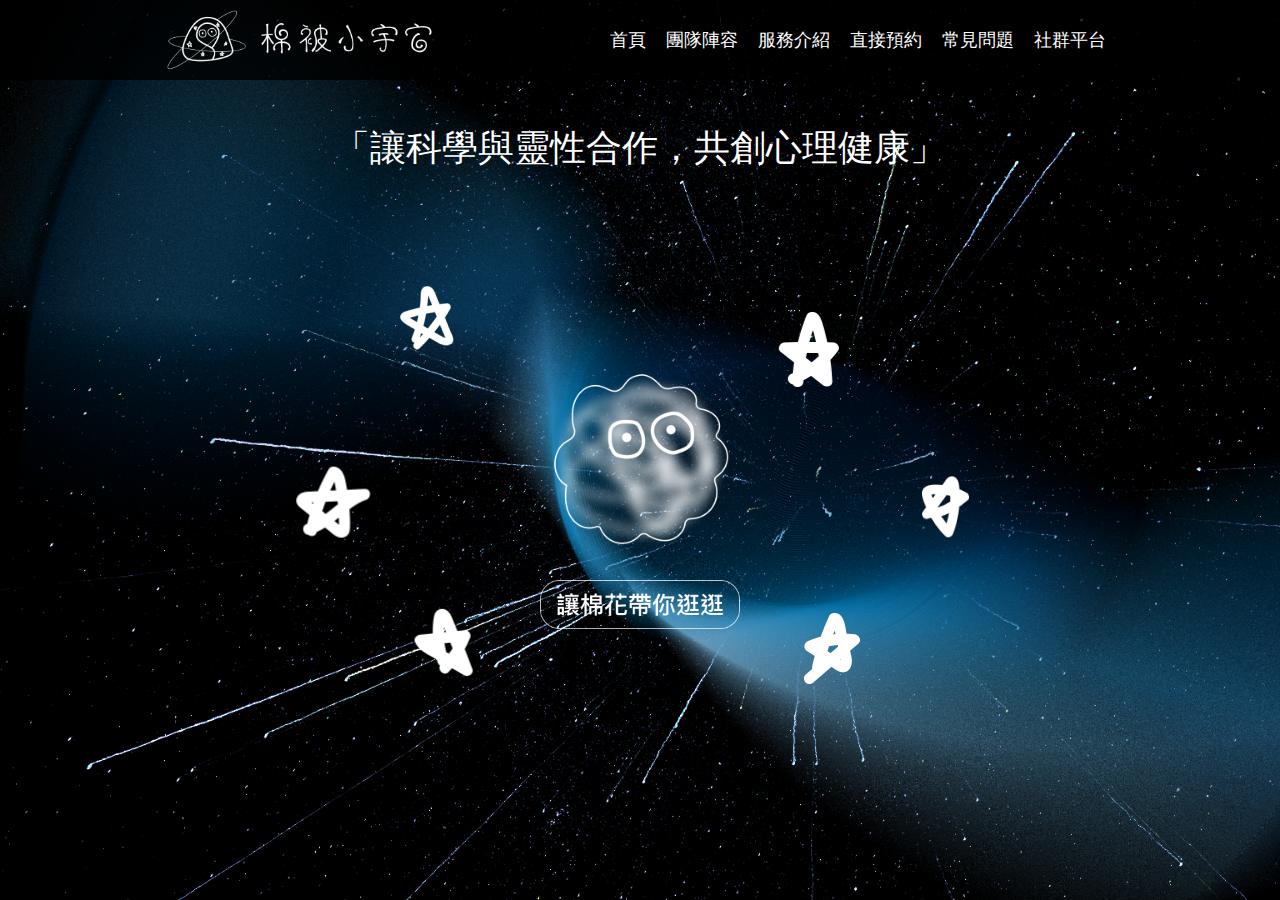
<file: walk_around/index.html>
<!DOCTYPE html>
<html lang="en">
  <head>
    <meta charset="UTF-8" />
    <meta name="viewport" content="width=device-width, initial-scale=1.0" />
    <link rel="stylesheet" href="./style.css" />
    <title>棉被小宇宙官網 Home Page</title>
  </head>
  <body>
    <div class="container">
      <div class="header">
        <img src="./image/logo.png" alt="" class="logo" />
        <ul class="nav-item">
          <li><a href="./index.html">首頁</a></li>
          <li><a href="#">團隊陣容</a></li>
          <li><a href="#">服務介紹</a></li>
          <li><a href="#">直接預約</a></li>
          <li><a href="#">常見問題</a></li>
          <li><a href="#">社群平台</a></li>
        </ul>
      </div>
      <div class="content">
        <h1>「讓科學與靈性合作，共創心理健康」</h1>
        <ul class="stars">
          <li class="star-up-down">
            <a href="#"><img src="./image/star1.png" alt="" class="star1" /></a
            ><a href="#"
              ><img src="./image/star2.png" alt="" class="star2"
            /></a>
          </li>
          <li class="stars-mid">
            <a href="#"><img src="./image/star3.png" alt="" class="star3" /></a
            ><a href="#"
              ><img src="./image/star4.png" alt="" class="star4"
            /></a>
          </li>
          <li class="star-up-down">
            <a href="#"><img src="./image/star5.png" alt="" class="star5" /></a
            ><a href="#"
              ><img src="./image/star6.png" alt="" class="star6"
            /></a>
          </li>
        </ul>
        <div class="cutton-next">
          <img src="./image/cutton.png" alt="cutton" class="cutton" />
          <a href="./story1.html"><img src="./image/next_home.png" alt="" /></a>
        </div>
      </div>
    </div>
  </body>
</html>
</file>
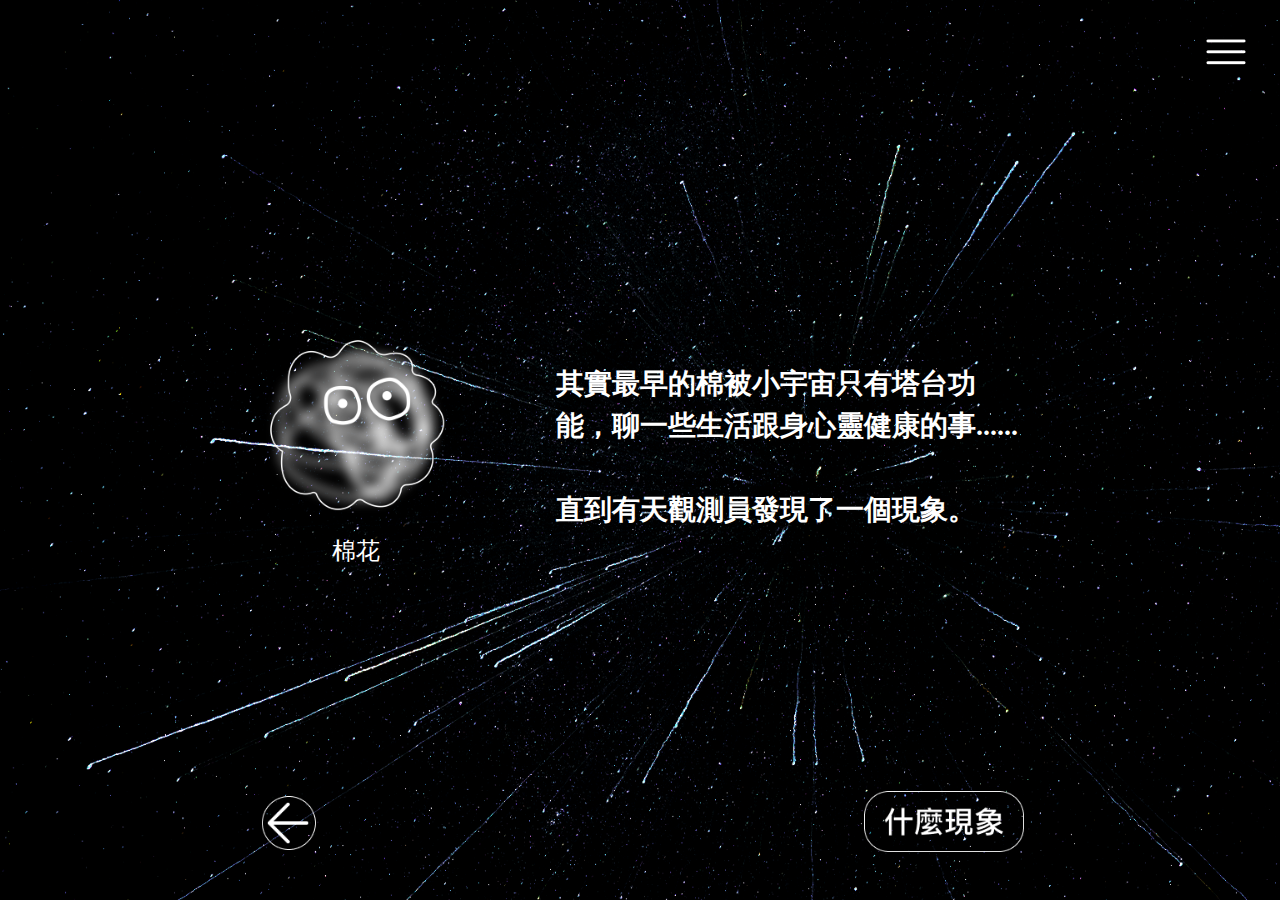
<file: walk_around/story1.html>
<!DOCTYPE html>
<html lang="en">
  <head>
    <meta charset="UTF-8" />
    <meta name="viewport" content="width=device-width, initial-scale=1.0" />
    <link rel="stylesheet" href="./story.css" />
    <title>帶你逛逛 P1</title>
  </head>
  <body>
    <div class="container">
      <div class="menu">
        <img class="menu-toggle" src="./image/menu.png" alt="" />
      </div>
      <div class="content">
        <div class="cutton">
          <img src="./image/cutton.png" alt="cutton" />
          <p>棉花</p>
        </div>
        <div class="text">
          <p>
            其實最早的棉被小宇宙只有塔台功能，聊一些生活跟身心靈健康的事......
          </p>
          <br />
          <p>直到有天觀測員發現了一個現象。</p>
        </div>
      </div>
      <div class="adjust-page">
        <a href="./index.html"
          ><img class="last-page" src="./image/arrow-left.png" alt="上一頁"
        /></a>
        <a href="./story2.html"
          ><img class="next-page" src="./image/next_p1.png" alt="什麼現象"
        /></a>
      </div>
    </div>
    <div class="menu-on">
      <div class="menu-box">
        <a href="./index.html" class="menu-item">首頁</a
        ><a href="#" class="menu-item">團隊陣容</a
        ><a href="#" class="menu-item">服務介紹</a
        ><a href="#" class="menu-item">直接預約</a
        ><a href="#" class="menu-item">常見問題</a
        ><a href="#" class="menu-item">社群平台</a>
      </div>
    </div>
  </body>
  <script src="./script/menu.js"></script>
</html>
</file>
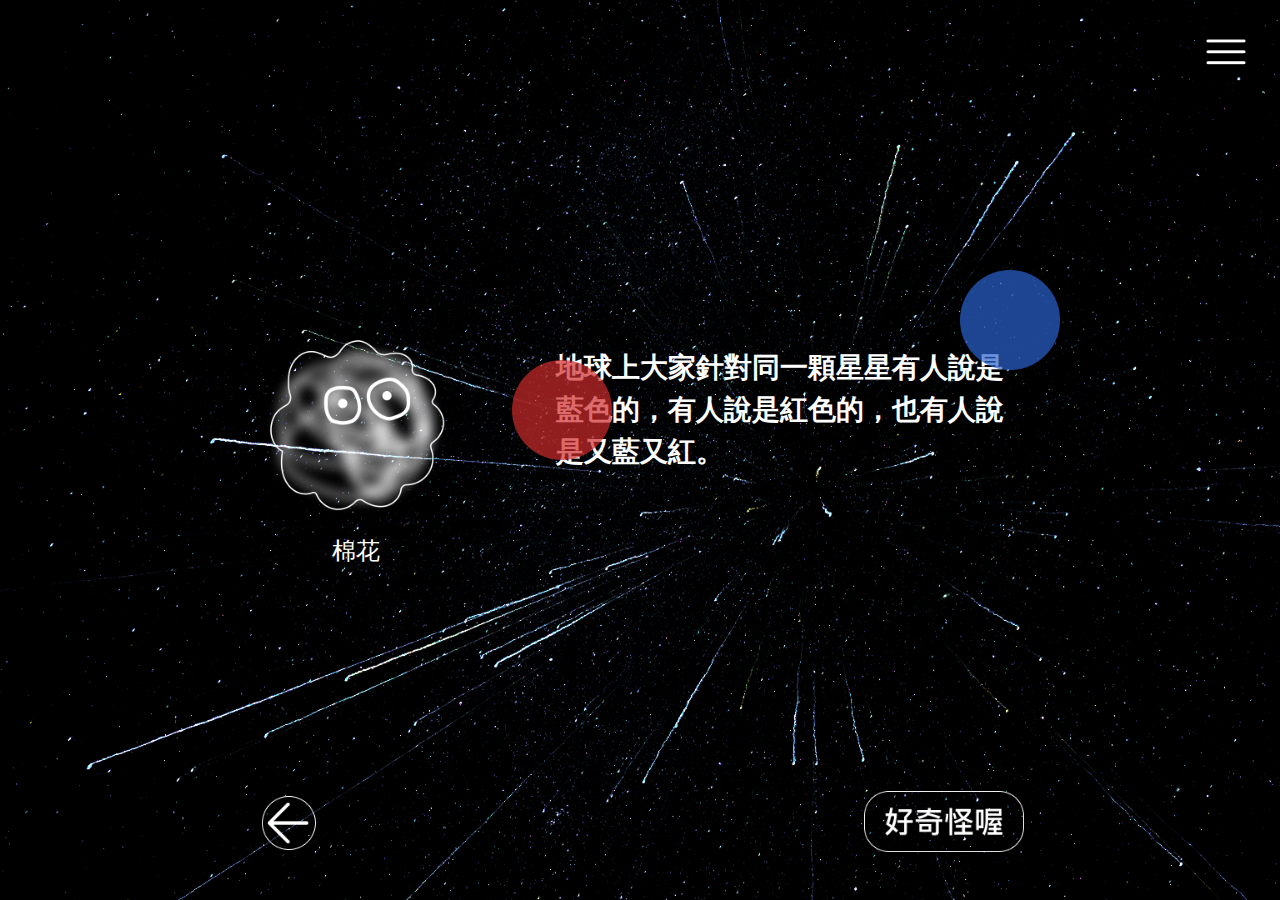
<file: walk_around/story2.html>
<!DOCTYPE html>
<html lang="en">
  <head>
    <meta charset="UTF-8" />
    <meta name="viewport" content="width=device-width, initial-scale=1.0" />
    <link rel="stylesheet" href="./story.css" />
    <link rel="stylesheet" href="./story2.css" />
    <title>棉被小宇宙 帶你逛逛</title>
  </head>
  <body>
    <body>
      <div class="container">
        <div class="menu">
          <img class="menu-toggle" src="./image/menu.png" alt="" />
        </div>
        <div class="content">
          <div class="cutton">
            <img src="./image/cutton.png" alt="cutton" />
            <p>棉花</p>
          </div>
          <div class="text balls">
            <p>
              地球上大家針對同一顆星星有人說是藍色的，有人說是紅色的，也有人說是又藍又紅。
            </p>
            <img src="./image/red.png" alt="red ball" class="red" />
            <img src="./image/blue.png" alt="blue ball" class="blue" />
          </div>
        </div>
        <div class="adjust-page">
          <a href="./story1.html"
            ><img class="last-page" src="./image/arrow-left.png" alt="上一頁"
          /></a>
          <a href="./story3.html"
            ><img class="next-page" src="./image/next_p2.png" alt="好奇怪喔"
          /></a>
        </div>
      </div>
      <div class="menu-on">
        <div class="menu-box">
          <a href="./index.html" class="menu-item">首頁</a
          ><a href="#" class="menu-item">團隊陣容</a
          ><a href="#" class="menu-item">服務介紹</a
          ><a href="#" class="menu-item">直接預約</a
          ><a href="#" class="menu-item">常見問題</a
          ><a href="#" class="menu-item">社群平台</a>
        </div>
      </div>
    </body>
    <script src="./script/menu.js"></script>
  </body>
</html>
</file>
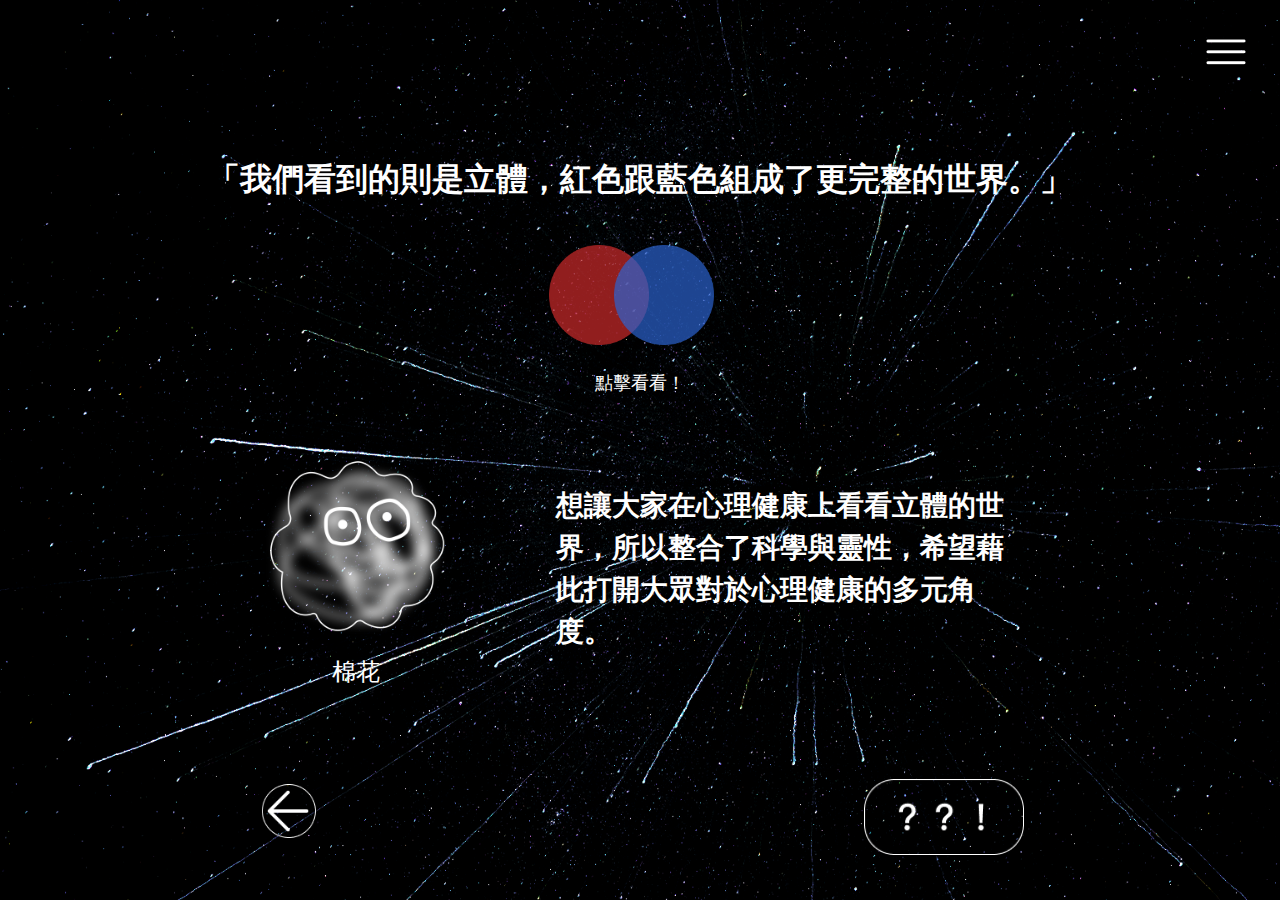
<file: walk_around/story3.html>
<!DOCTYPE html>
<html lang="en">
  <head>
    <meta charset="UTF-8" />
    <meta name="viewport" content="width=device-width, initial-scale=1.0" />
    <link rel="stylesheet" href="./story.css" />
    <link rel="stylesheet" href="./story3.css" />
    <title>棉被小宇宙 帶你逛逛</title>
  </head>
  <body>
    <div class="container">
      <div class="menu">
        <img class="menu-toggle" src="./image/menu.png" alt="" />
      </div>
      <div class="complete-world">
        <p>「我們看到的則是立體，紅色跟藍色組成了更完整的世界。」</p>
        <div class="combine-balls">
          <img src="./image/red.png" alt="red ball" class="red" />
          <img src="./image/blue.png" alt="blue ball" class="blue" />
        </div>
        <p class="click">點擊看看！</p>
      </div>
      <div class="content">
        <div class="cutton">
          <img src="./image/cutton.png" alt="cutton" />
          <p>棉花</p>
        </div>
        <div class="text">
          <p>
            想讓大家在心理健康上看看立體的世界，所以整合了科學與靈性，希望藉此打開大眾對於心理健康的多元角度。
          </p>
        </div>
      </div>
      <div class="adjust-page">
        <a href="./story2.html"
          ><img class="last-page" src="./image/arrow-left.png" alt="上一頁"
        /></a>
        <a href="./story4.html"
          ><img class="next-page" src="./image/next_p3.png" alt="什麼現象"
        /></a>
      </div>
    </div>
    <div class="menu-on">
      <div class="menu-box">
        <a href="./index.html" class="menu-item">首頁</a
        ><a href="#" class="menu-item">團隊陣容</a
        ><a href="#" class="menu-item">服務介紹</a
        ><a href="#" class="menu-item">直接預約</a
        ><a href="#" class="menu-item">常見問題</a
        ><a href="#" class="menu-item">社群平台</a>
      </div>
    </div>
    <div class="touch-blue">
      <img
        class="combine-blue"
        src="./image/touch_blue.png"
        alt="blue content"
      />
    </div>
    <div class="touch-red">
      <img class="combine-red" src="./image/touch_red.png" alt="red content" />
    </div>
  </body>
  <script src="./script/menu.js"></script>
  <script src="./script/touch_balls.js"></script>
</html>
</file>
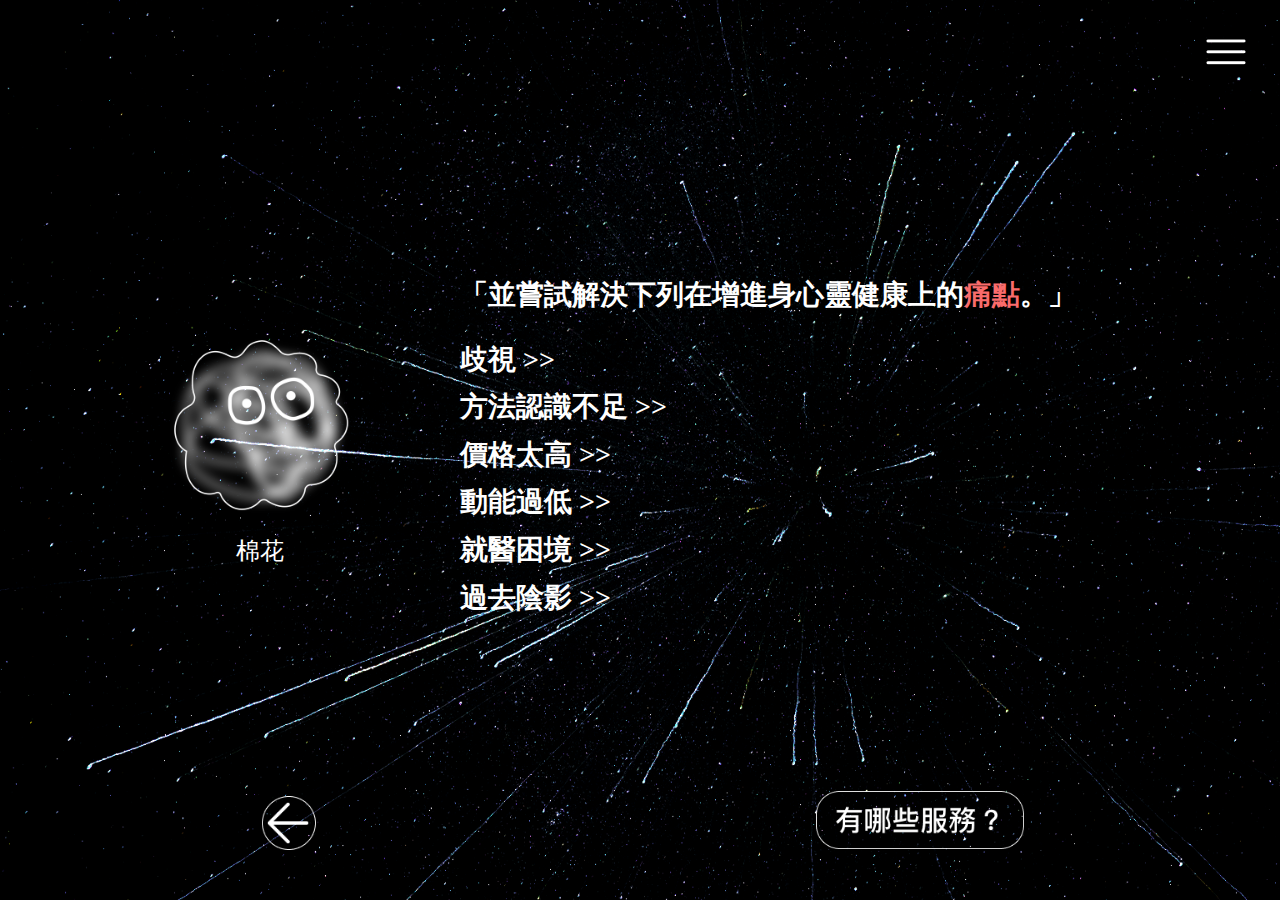
<file: walk_around/story4.html>
<!DOCTYPE html>
<html lang="en">
  <head>
    <meta charset="UTF-8" />
    <meta name="viewport" content="width=device-width, initial-scale=1.0" />
    <link rel="stylesheet" href="./story.css" />
    <link rel="stylesheet" href="./story4.css" />
    <title>帶你逛逛 P1</title>
  </head>
  <body>
    <div class="container">
      <div class="menu">
        <img class="menu-toggle" src="./image/menu.png" alt="" />
      </div>
      <div class="content">
        <div class="cutton">
          <img src="./image/cutton.png" alt="cutton" />
          <p>棉花</p>
        </div>
        <div class="text">
          <p>
            「並嘗試解決下列在增進身心靈健康上的<span class="weak-spot"
              >痛點</span
            >。」
          </p>
          <br />
          <ul class="weakness">
            <li>
              <a href="#" class="weak1">歧視 <span>>></span></a>
            </li>
            <li>
              <a href="#" class="weak2">方法認識不足 <span>>></span></a>
            </li>
            <li>
              <a href="#" class="weak3">價格太高 <span>>></span></a>
            </li>
            <li>
              <a href="#" class="weak4">動能過低 <span>>></span></a>
            </li>
            <li>
              <a href="#" class="weak5">就醫困境 <span>>></span></a>
            </li>
            <li>
              <a href="#" class="weak6">過去陰影 <span>>></span></a>
            </li>
          </ul>
        </div>
      </div>
      <div class="adjust-page">
        <a href="./story3.html"
          ><img class="last-page" src="./image/arrow-left.png" alt="上一頁"
        /></a>
        <a href="./story5.html"
          ><img class="next-page" src="./image/next_p4.png" alt="什麼現象"
        /></a>
      </div>
    </div>
    <div class="weakness-content">
      <img src="./image/weak1.png" alt="" class="weak1-content" /><img
        src="./image/weak2.png"
        alt=""
        class="weak2-content"
      /><img src="./image/weak3.png" alt="" class="weak3-content" /><img
        src="./image/weak4.png"
        alt=""
        class="weak4-content"
      /><img src="./image/weak5.png" alt="" class="weak5-content" /><img
        src="./image/weak6.png"
        alt=""
        class="weak6-content"
      />
    </div>
    <div class="menu-on">
      <div class="menu-box">
        <a href="./index.html" class="menu-item">首頁</a
        ><a href="#" class="menu-item">團隊陣容</a
        ><a href="#" class="menu-item">服務介紹</a
        ><a href="#" class="menu-item">直接預約</a
        ><a href="#" class="menu-item">常見問題</a
        ><a href="#" class="menu-item">社群平台</a>
      </div>
    </div>
  </body>
  <script src="./script/menu.js"></script>
  <script src="./script/weakness_control.js"></script>
</html>
</file>
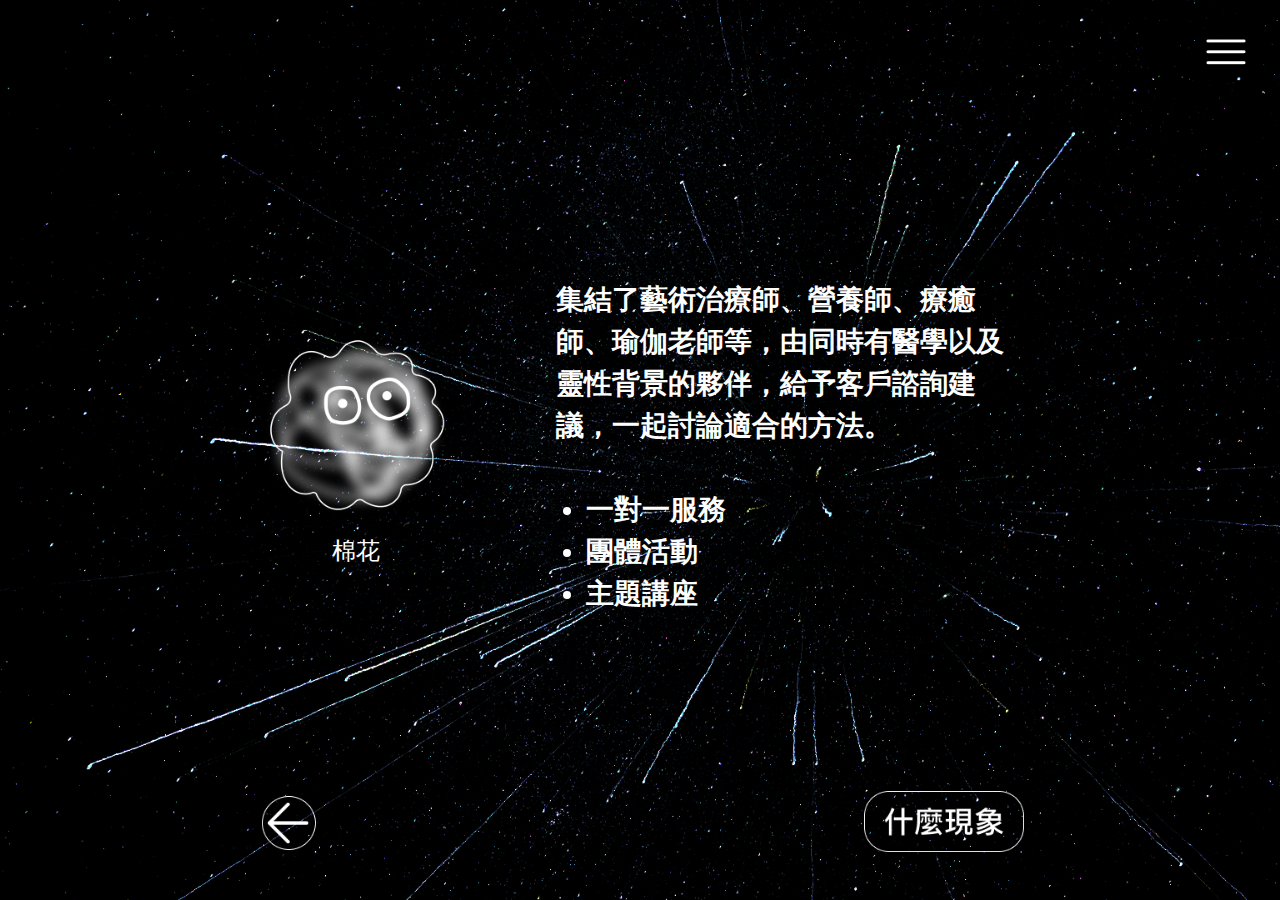
<file: walk_around/story5.html>
<!DOCTYPE html>
<html lang="en">
  <head>
    <meta charset="UTF-8" />
    <meta name="viewport" content="width=device-width, initial-scale=1.0" />
    <link rel="stylesheet" href="./story.css" />
    <link rel="stylesheet" href="./stroy5.css" />
    <title>棉被小宇宙 帶你逛逛</title>
  </head>
  <body>
    <div class="container">
      <div class="menu">
        <img class="menu-toggle" src="./image/menu.png" alt="" />
      </div>
      <div class="content">
        <div class="cutton">
          <img src="./image/cutton.png" alt="cutton" />
          <p>棉花</p>
        </div>
        <div class="text">
          <p>
            集結了藝術治療師、營養師、療癒師、瑜伽老師等，由同時有醫學以及靈性背景的夥伴，給予客戶諮詢建議，一起討論適合的方法。
          </p>
          <br />
          <ul>
            <li>一對一服務</li>
            <li>團體活動</li>
            <li>主題講座</li>
          </ul>
        </div>
      </div>
      <div class="adjust-page">
        <a href="./story4.html"
          ><img class="last-page" src="./image/arrow-left.png" alt="上一頁"
        /></a>
        <a href="./story6.html"
          ><img class="next-page" src="./image/next_p1.png" alt="什麼現象"
        /></a>
      </div>
    </div>
    <div class="menu-on">
      <div class="menu-box">
        <a href="./index.html" class="menu-item">首頁</a
        ><a href="#" class="menu-item">團隊陣容</a
        ><a href="#" class="menu-item">服務介紹</a
        ><a href="#" class="menu-item">直接預約</a
        ><a href="#" class="menu-item">常見問題</a
        ><a href="#" class="menu-item">社群平台</a>
      </div>
    </div>
  </body>
  <script src="./script/menu.js"></script>
</html>
</file>
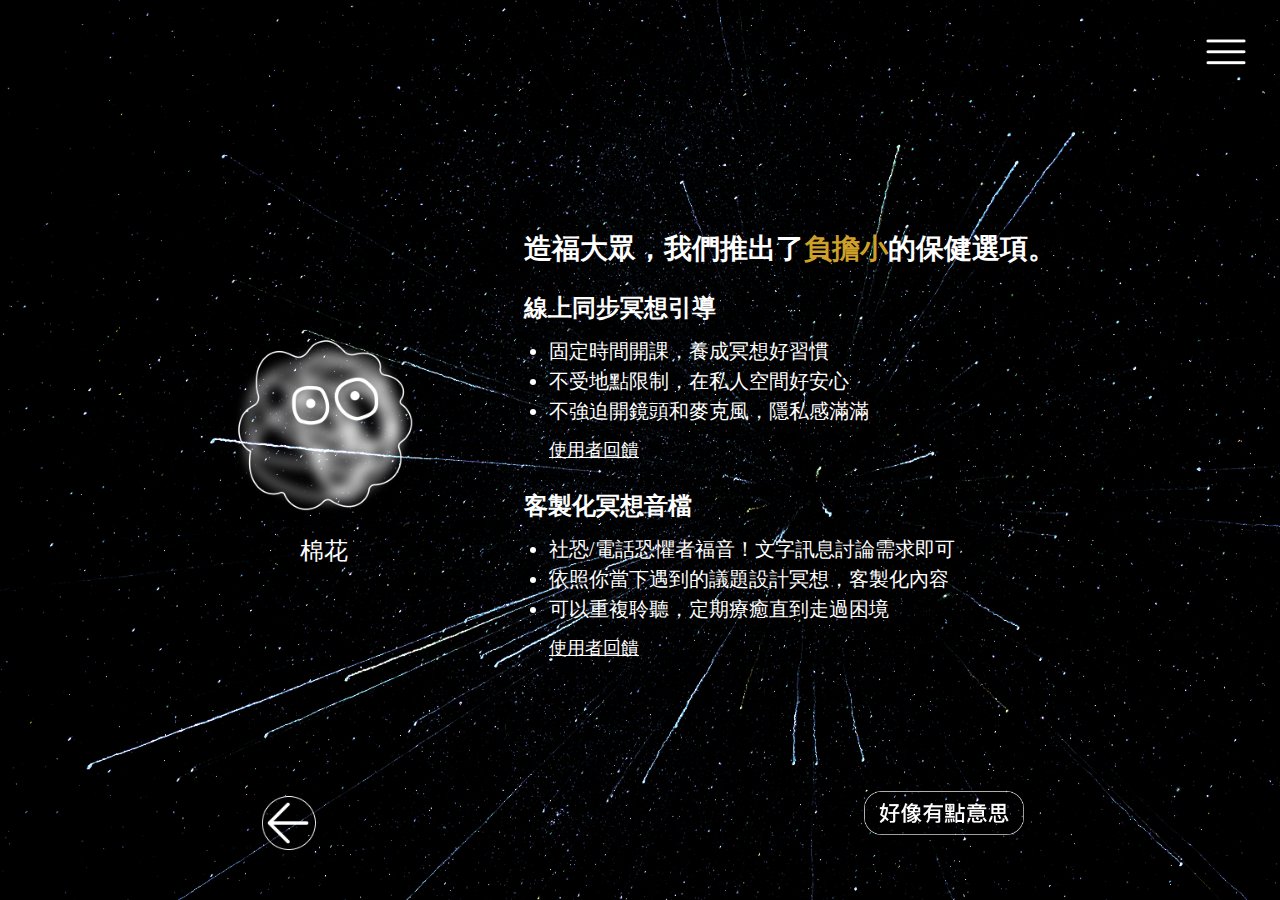
<file: walk_around/story6.html>
<!DOCTYPE html>
<html lang="en">
  <head>
    <meta charset="UTF-8" />
    <meta name="viewport" content="width=device-width, initial-scale=1.0" />
    <link rel="stylesheet" href="./story.css" />
    <link rel="stylesheet" href="./story6.css" />
    <title>帶你逛逛 P6</title>
  </head>
  <body>
    <div class="container">
      <div class="menu">
        <img class="menu-toggle" src="./image/menu.png" alt="" />
      </div>
      <div class="content">
        <div class="cutton">
          <img src="./image/cutton.png" alt="cutton" />
          <p>棉花</p>
        </div>
        <div class="text">
          <h1>造福大眾，我們推出了<span>負擔小</span>的保健選項。</h1>
          <h2>線上同步冥想引導</h2>
          <ul>
            <li>固定時間開課，養成冥想好習慣</li>
            <li>不受地點限制，在私人空間好安心</li>
            <li>不強迫開鏡頭和麥克風，隱私感滿滿</li>
            <a href="#">使用者回饋</a>
          </ul>
          <h2>客製化冥想音檔</h2>
          <ul>
            <li>社恐/電話恐懼者福音！文字訊息討論需求即可</li>
            <li>依照你當下遇到的議題設計冥想，客製化內容</li>
            <li>可以重複聆聽，定期療癒直到走過困境</li>
            <a href="#">使用者回饋</a>
          </ul>
        </div>
      </div>
      <div class="adjust-page">
        <a href="./story5.html"
          ><img class="last-page" src="./image/arrow-left.png" alt="上一頁"
        /></a>
        <a href="./story_end.html"
          ><img class="next-page" src="./image/next_p6.png" alt="什麼現象"
        /></a>
      </div>
    </div>
    <div class="menu-on">
      <div class="menu-box">
        <a href="./index.html" class="menu-item">首頁</a
        ><a href="#" class="menu-item">團隊陣容</a
        ><a href="#" class="menu-item">服務介紹</a
        ><a href="#" class="menu-item">直接預約</a
        ><a href="#" class="menu-item">常見問題</a
        ><a href="#" class="menu-item">社群平台</a>
      </div>
    </div>
  </body>
  <script src="./script/menu.js"></script>
</html>
</file>
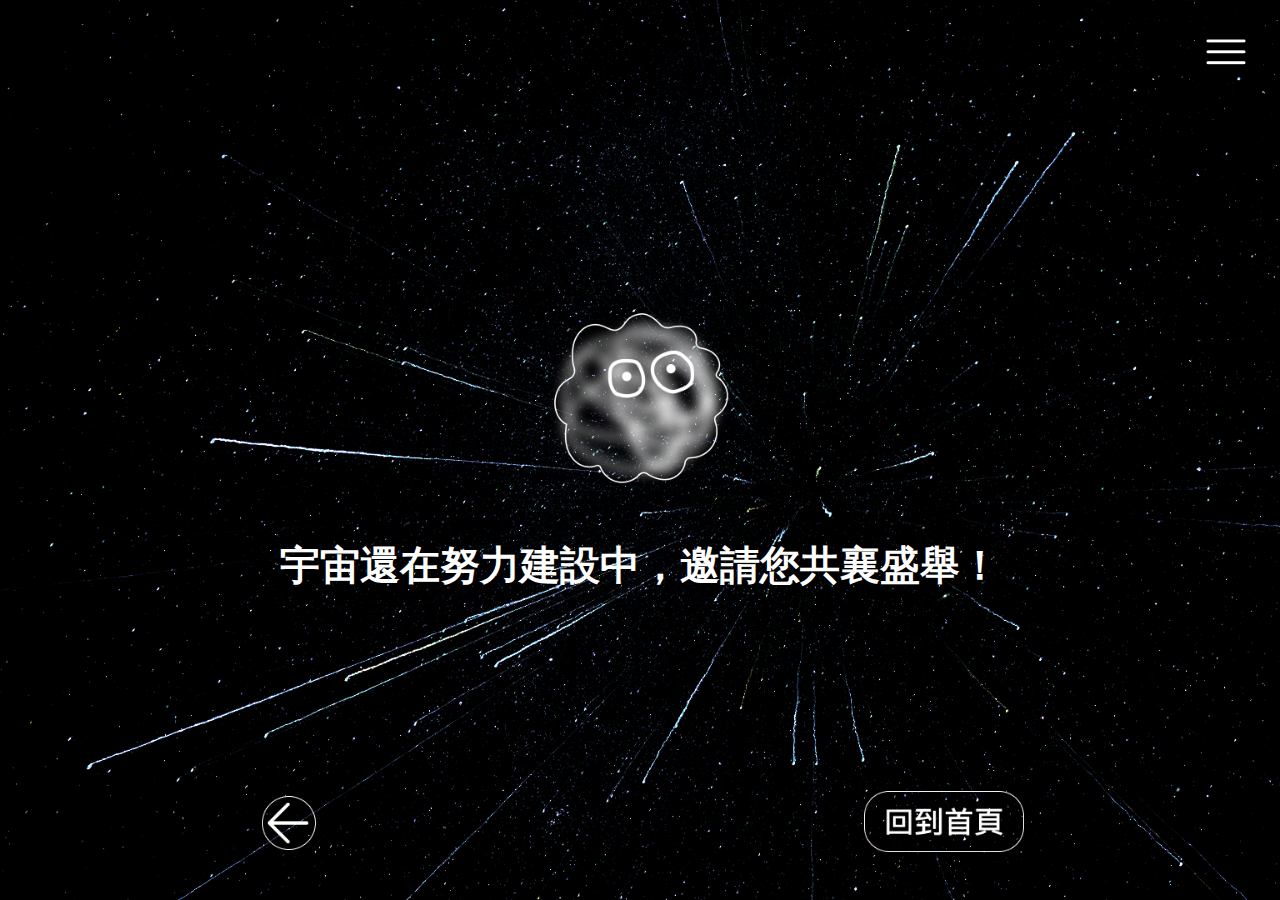
<file: walk_around/story_end.html>
<!DOCTYPE html>
<html lang="en">
  <head>
    <meta charset="UTF-8" />
    <meta name="viewport" content="width=device-width, initial-scale=1.0" />
    <link rel="stylesheet" href="./story.css" />
    <link rel="stylesheet" href="./story_end.css" />
    <title>帶你逛逛 END</title>
  </head>
  <body>
    <div class="container">
      <div class="menu">
        <img class="menu-toggle" src="./image/menu.png" alt="" />
      </div>
      <div class="content">
        <div class="cutton">
          <img src="./image/cutton.png" alt="cutton" />
          <p>棉花</p>
        </div>
        <div class="text">
          <p>宇宙還在努力建設中，邀請您共襄盛舉！</p>
        </div>
      </div>
      <div class="adjust-page">
        <a href="./story6.html"
          ><img class="last-page" src="./image/arrow-left.png" alt="上一頁"
        /></a>
        <a href="./index.html"
          ><img class="next-page" src="./image/next_end.png" alt="什麼現象"
        /></a>
      </div>
    </div>
    <div class="menu-on">
      <div class="menu-box">
        <a href="./index.html" class="menu-item">首頁</a
        ><a href="#" class="menu-item">團隊陣容</a
        ><a href="#" class="menu-item">服務介紹</a
        ><a href="#" class="menu-item">直接預約</a
        ><a href="#" class="menu-item">常見問題</a
        ><a href="#" class="menu-item">社群平台</a>
      </div>
    </div>
  </body>
  <script src="./script/menu.js"></script>
</html>
</file>
<file: walk_around/style.css>
html,
body,
div,
span,
applet,
object,
iframe,
h1,
h2,
h3,
h4,
h5,
h6,
p,
blockquote,
pre,
a,
abbr,
acronym,
address,
big,
cite,
code,
del,
dfn,
em,
img,
ins,
kbd,
q,
s,
samp,
small,
strike,
strong,
sub,
sup,
tt,
var,
b,
u,
i,
center,
dl,
dt,
dd,
ol,
ul,
li,
fieldset,
form,
label,
legend,
table,
caption,
tbody,
tfoot,
thead,
tr,
th,
td,
article,
aside,
canvas,
details,
embed,
figure,
figcaption,
footer,
header,
hgroup,
menu,
nav,
output,
ruby,
section,
summary,
time,
mark,
audio,
video {
  margin: 0;
  padding: 0;
  border: 0;
  font-size: 100%;
  font: inherit;
  vertical-align: baseline;
}
/* HTML5 display-role reset for older browsers */
article,
aside,
details,
figcaption,
figure,
footer,
header,
hgroup,
menu,
nav,
section {
  display: block;
}
body {
  line-height: 1;
}
ol,
ul {
  list-style: none;
}
blockquote,
q {
  quotes: none;
}
blockquote:before,
blockquote:after,
q:before,
q:after {
  content: "";
  content: none;
}
table {
  border-collapse: collapse;
  border-spacing: 0;
}
/* ------------------------------------ */
* {
  color: white;
}
body {
  background-image: url(./image/home_bg.png);
  background-repeat: no-repeat;
  background-size: cover;
  background-attachment: fixed;
}

.container {
  margin: 0 auto;
}

.header {
  height: 80px;
  display: flex;
  justify-content: space-evenly;
  align-items: center;
  background-color: rgb(0, 0, 0, 0.8);
}
.nav-item {
  display: flex;
  font-size: 18px;
}
.nav-item li {
  margin: 10px;
}
.nav-item li a {
  text-decoration: none;
}
.logo {
  height: 70px;
}

.content {
  display: flex;
  flex-direction: column;
  align-items: center;
  margin-top: 50px;
}
.content h1 {
  font-size: 36px;
  margin-bottom: 20px;
  text-align: center;
}

.stars {
  position: absolute;
  z-index: 1;
  top: 30%;
  display: flex;
  justify-content: center;
  flex-wrap: wrap;
  width: 100%;
}
.star-up-down {
  display: flex;
  justify-content: space-around;
  width: 60%;
}
.stars-mid {
  display: flex;
  justify-content: space-between;
  width: 60%;
}
.cutton-next {
  position: absolute;
  top: 40%;
  z-index: 2;
  height: 300px;
}
.cutton-next img {
  display: block;
  width: 200px;
}
.cutton {
  margin-bottom: 20px;
  animation: l1 7s infinite cubic-bezier(0.5, 300, 0.5, -300);
}
@keyframes l1 {
  50%,
  100% {
    transform: translateY(
      0.2px
    ); /* Adjust this value if you want more visible movement */
  }
}
</file>
<file: walk_around/story.css>
html,
body,
div,
span,
applet,
object,
iframe,
h1,
h2,
h3,
h4,
h5,
h6,
p,
blockquote,
pre,
a,
abbr,
acronym,
address,
big,
cite,
code,
del,
dfn,
em,
img,
ins,
kbd,
q,
s,
samp,
small,
strike,
strong,
sub,
sup,
tt,
var,
b,
u,
i,
center,
dl,
dt,
dd,
ol,
ul,
li,
fieldset,
form,
label,
legend,
table,
caption,
tbody,
tfoot,
thead,
tr,
th,
td,
article,
aside,
canvas,
details,
embed,
figure,
figcaption,
footer,
header,
hgroup,
menu,
nav,
output,
ruby,
section,
summary,
time,
mark,
audio,
video {
  margin: 0;
  padding: 0;
  border: 0;
  font-size: 100%;
  font: inherit;
  vertical-align: baseline;
}
/* HTML5 display-role reset for older browsers */
article,
aside,
details,
figcaption,
figure,
footer,
header,
hgroup,
menu,
nav,
section {
  display: block;
}
body {
  line-height: 1.5;
}
ol,
ul {
  list-style: none;
}
blockquote,
q {
  quotes: none;
}
blockquote:before,
blockquote:after,
q:before,
q:after {
  content: "";
  content: none;
}
table {
  border-collapse: collapse;
  border-spacing: 0;
}
/*------------------------------------*/
body {
  background-image: url(./image/stroy_bg.png);
  background-repeat: no-repeat;
  background-size: cover;
  background-attachment: fixed;
  height: 100vh;
  width: 100vw;
}
* {
  color: white;
}
.container {
  margin: 0 auto;
  width: 100%;
  height: 100%;
  display: flex;
  flex-direction: column;
  justify-content: space-between;
  position: absolute;
  z-index: 2;
}
.menu {
  display: flex;
  justify-content: flex-end;
  margin: 30px;
}
.menu img {
  width: 3rem;
}
.content {
  margin: 0 auto;
  width: 60%;
  display: flex;
  justify-content: flex-end;
  align-items: center;
  margin-top: 3%;
}
.cutton {
  margin-right: 100px;
}
.cutton img {
  width: 200px;
  object-fit: cover; /* Ensures the image is sized properly within the element */
  animation: l1 7s infinite cubic-bezier(0.5, 300, 0.5, -300);
}
.cutton p {
  text-align: center;
  font-size: 24px;
}
.text {
  font-size: 28px;
  font-weight: bold;
  max-width: 560px;
  min-width: 315px;
  display: flex;
  flex-direction: column;
  justify-content: center;
}
.adjust-page {
  margin: 0 auto;
  width: 60%;
  display: flex;
  justify-content: space-between;
  margin-bottom: 3%;
  margin-top: 3%;
}
.last-page {
  width: 4rem;
}
.next-page {
  width: 10rem;
}
.menu-on {
  background-color: rgb(0, 0, 0, 0.3);
  display: none;
  justify-content: flex-end;
  height: 100%;
  width: 100%;
  position: absolute;
  z-index: 3;
}
.menu-box {
  background-color: rgba(6, 51, 129, 0.828);
  height: 100%;
  width: 13%;
  display: flex;
  flex-direction: column;
  justify-content: center;
  align-items: center;
}
.menu-item {
  font-size: 24px;
  margin: 25px;
  min-width: 96px;
  text-decoration: none;
}
@keyframes l1 {
  50%,
  100% {
    transform: translateY(
      0.2px
    ); /* Adjust this value if you want more visible movement */
  }
}
</file>
<file: walk_around/story2.css>
.balls {
  display: flex;
  flex-direction: column;
  justify-content: space-between;
  width: 580px;
  height: 200px;
  gap: 360px;
}
.red {
  position: absolute;
  z-index: 1;
  left: 40%;
  top: 40%;
  width: 100px;
}
.blue {
  position: absolute;
  z-index: 1;
  left: 75%;
  top: 30%;
  width: 100px;
}
</file>
<file: walk_around/story3.css>
.complete-world {
  margin: 0 auto;
  font-size: 32px;
  font-weight: bold;
}
.combine-balls {
  display: flex;
  justify-content: center;
  align-items: center;
  position: relative;
  height: 150px;
  margin-top: 2%;
}
.red {
  width: 100px;
  position: absolute;
  right: 49%;
  z-index: 1;
}
.blue {
  width: 100px;
  position: absolute;
  left: 47%;
  z-index: 2;
}
.click {
  font-size: 18px;
  font-weight: normal;
  text-align: center;
}
.content {
  margin-top: 0;
}
.touch-blue,
.touch-red {
  display: none;
  background-color: rgba(0, 0, 0, 0.3);
  height: 100%;
  width: 100%;
  position: absolute;
  z-index: 3;
}

.touch-blue img,
.touch-red img {
  position: absolute;
  width: 400px;
}

.touch-blue img {
  left: 57%;
  top: 15%;
}

.touch-red img {
  left: 13%;
  top: 25%;
}
</file>
<file: walk_around/story4.css>
.next-page {
  width: 13rem;
}
.content {
  width: 75%;
}
.text {
  max-width: 700px;
  display: flex;
  flex-direction: row;
  flex-wrap: wrap;
  justify-content: flex-start;
  align-items: center;
}
.text p {
  padding-bottom: 20px;
}
.weak-spot {
  color: rgb(249, 108, 108);
}
.weakness {
  position: relative;
  line-height: 1.7;
}
.weakness a {
  text-decoration: none;
}
.weakness-content {
  display: none;
  height: 100%;
  width: 100%;
  background-color: rgb(0, 0, 0, 0.3);
  position: absolute;
  z-index: 3;
}
.weakness-content img {
  position: absolute;
  z-index: 3;
  width: 450px;
  left: 55%;
  top: 35%;
}
.weak1-content {
  display: none;
}
.weak2-content {
  display: none;
}
.weak3-content {
  display: none;
}
.weak4-content {
  display: none;
}
.weak5-content {
  display: none;
}
.weak6-content {
  display: none;
}
</file>
<file: walk_around/stroy5.css>
.text ul {
  list-style: disc;
  padding-left: 30px;
}
</file>
<file: walk_around/story6.css>
.content {
  width: 70%;
  justify-content: center;
}
.text {
  line-height: 1.5;
}
.text h1 {
  font-size: 28px;
}
.text h1 > span {
  color: #cfa12b;
}
.text h2 {
  margin-top: 20px;
  font-size: 24px;
}
.text ul {
  margin-top: 10px;
  line-height: 1.5;
  list-style: disc;
  padding-left: 25px;
}
.text li {
  justify-content: space-between;
  font-size: 20px;
  font-weight: 400;
}
.text a {
  font-size: 18px;
  font-weight: normal;
  text-align: end;
}
</file>
<file: walk_around/story_end.css>
.content {
  flex-direction: column;
  justify-content: center;
}
.cutton {
  margin-right: 0;
  margin-bottom: 30px;
}
.cutton p {
  display: none;
}
.text {
  font-size: 40px;
  max-width: fit-content;
  min-width: none;
}
</file>
